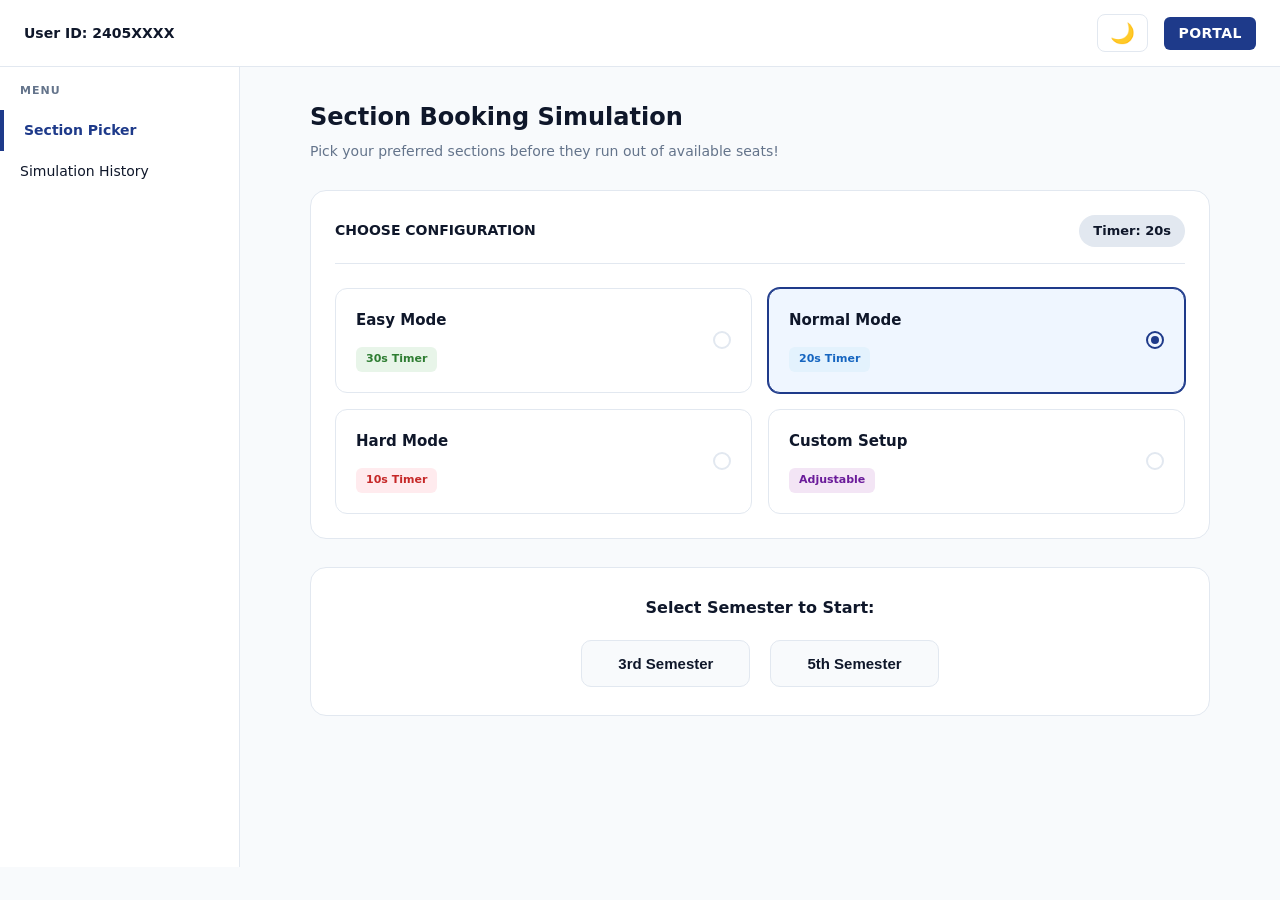
<file: index.html>
<!DOCTYPE html>
<html lang="en">
<head>
    <meta charset="UTF-8">
    <meta name="viewport" content="width=device-width, initial-scale=1.0">
    <title>Portal Practice - Seat Selection</title>
    <link rel="stylesheet" href="style.css">
    <style>
        /* Modern Minimal Loading styles to complement style.css structural layouts */
        .loader-wrapper { display: flex; flex-direction: column; align-items: center; justify-content: center; padding: 40px 20px; background: var(--bg-surface); border: 1px solid var(--border-color); border-radius: 16px; margin-top: 20px; min-height: 280px; text-align: center; }
        .circle-container { position: relative; width: 120px; height: 120px; display: flex; align-items: center; justify-content: center; margin-bottom: 24px; }
        .circle-svg { transform: rotate(-90deg); width: 120px; height: 120px; }
        .circle-bg { fill: none; stroke: var(--border-color); stroke-width: 8; }
        .circle-progress { fill: none; stroke: var(--primary); stroke-width: 8; stroke-linecap: round; transition: stroke-dashoffset 0.05s linear, stroke 0.3s ease; }
        .countdown-text { position: absolute; font-size: 28px; font-weight: 800; color: var(--text-main); font-variant-numeric: tabular-nums; }
        .loader-title { font-size: 18px; font-weight: 700; color: var(--text-main); margin-bottom: 6px; }
        
        /* Ultra-Reliable Always-Visible Modal Layout Fixes */
        .modal-body {
            max-height: 400px;
            overflow-y: scroll !important;
            padding-right: 14px;
        }

        /* Standard Webkit Track Customizations */
        .modal-body::-webkit-scrollbar {
            width: 10px !important;
            display: block !important;
        }
        .modal-body::-webkit-scrollbar-track {
            background: var(--bg-main, #f1f1f1) !important;
            border-radius: 8px;
            border: 1px solid var(--border-color, #e0e0e0);
        }
        .modal-body::-webkit-scrollbar-thumb {
            background: var(--primary, #2167E1) !important;
            border-radius: 8px;
            border: 2px solid var(--bg-main, #f1f1f1);
        }
        .modal-body::-webkit-scrollbar-thumb:hover {
            background: var(--primary-hover, #1a52b8) !important;
        }

        /* Firefox Support Configuration Rules */
        @supports (-moz-appearance: none) {
            .modal-body {
                scrollbar-width: thin !important;
                scrollbar-color: var(--primary, #2167E1) var(--bg-main, #f1f1f1) !important;
            }
        }
    </style>
</head>
<body>

<div id="app">Loading Dashboard...</div>

<script>
(function() {
    'use strict';

    const SECTIONS = Array.from({ length: 54 }, (_, i) => {
        let type = "Normal";
        let speed = 1.0;
        
        if (i === 4 || i === 12) {
            type = "Popular";
            speed = 25.0; 
        } else {
            const chance = Math.random();
            if (chance > 0.85) {
                type = "Popular";
                speed = 10.0; 
            } else if (chance > 0.40) {
                type = "Normal";
                speed = 2.0; 
            } else {
                type = "Unpopular";
                speed = 0.3;
            }
        }

        return {
            name: `Section ${String(i + 1).padStart(2, "0")}`,
            totalSeats: 78,
            category: type,
            drainSpeed: speed
        };
    });

    let state = {
        userID: "2405XXXX",
        mode: "Normal",
        timerSetting: 20,
        isOpen: false,
        startTime: null,
        seats: {},
        chosenSection: null,
        history: [],
        semester: null,
        theme: 'light'
    };

    let updates = [];

    function updateState(newData) {
        state = { ...state, ...newData };
        document.documentElement.setAttribute('data-theme', state.theme);
        updates.forEach(fn => fn(state));
        saveData();
    }

    function saveData() {
        try {
            localStorage.setItem('portal_sim_data', JSON.stringify({
                history: state.history,
                mode: state.mode,
                timerSetting: state.timerSetting,
                theme: state.theme 
            }));
        } catch(e) {}
    }

    function getTimerDuration() {
        if (state.mode === "Easy") return 30;
        if (state.mode === "Normal") return 20;
        if (state.mode === "Hard") return 10;
        return Math.max(3, Math.min(60, state.timerSetting || 20));
    }

    function calculateGrade(timeSpent, category, timedOut = false) {
        if (timedOut || !category) return "F";
        
        const seconds = timeSpent / 1000;

        if (category === "Popular") {
            if (seconds <= 1.5) return "A+";
            if (seconds <= 2.8) return "A";
            if (seconds <= 5.0) return "B";
            return "C";
        }
        
        if (category === "Normal") {
            if (seconds <= 2.0) return "B";
            if (seconds <= 4.5) return "C";
            return "D";
        }
        
        if (category === "Unpopular") {
            if (seconds <= 2.0) return "C";
            return "D";
        }

        return "F";
    }

    window.toggleTheme = function() {
        updateState({ theme: state.theme === 'light' ? 'dark' : 'light' });
    };

    window.changeMode = function(newMode) {
        updateState({ mode: newMode });
    };

    window.changeCustomTimer = function(seconds) {
        updateState({ timerSetting: seconds });
    };

    window.startLoading = function(sem) {
        updateState({ semester: sem });
        setTimeout(() => startQueue(), 100);
    };
    
    let loopId = null;
    let selectedName = null;
    let lastTick = 0;
    
    function startQueue() {
        if (loopId) cancelAnimationFrame(loopId);
        selectedName = null;
        
        const freshSeats = {};
        SECTIONS.forEach(s => { freshSeats[s.name] = s.totalSeats; });
        
        updateState({ 
            seats: freshSeats, 
            isOpen: true, 
            startTime: performance.now(),
            chosenSection: null
        });
        
        const totalLoadingMs = 5000;
        const startTimeStamp = performance.now();
        const radius = 52;
        const circumference = 2 * Math.PI * radius;

        function loadingCountdownLoop(now) {
            const passed = now - startTimeStamp;
            const remainingMs = Math.max(0, totalLoadingMs - passed);
            const progressRatio = Math.min(1, passed / totalLoadingMs);
            
            const countLabel = document.getElementById('loadCount');
            const progressCircle = document.getElementById('circleFill');
            
            if (countLabel) {
                countLabel.textContent = (remainingMs / 1000).toFixed(1) + 's';
            }
            
            if (progressCircle) {
                const offset = circumference - (progressRatio * circumference);
                progressCircle.style.strokeDashoffset = offset;
                
                if (progressRatio > 0.75) {
                    progressCircle.style.stroke = "var(--danger, #ef4444)";
                } else if (progressRatio > 0.40) {
                    progressCircle.style.stroke = "#f97316"; 
                } else {
                    progressCircle.style.stroke = "var(--primary, #2167E1)";
                }
            }
            
            if (passed < totalLoadingMs) {
                loopId = requestAnimationFrame(loadingCountdownLoop);
            } else {
                state.startTime = performance.now();
                lastTick = performance.now();
                showSelectionPopup();
                loopId = requestAnimationFrame(liveSeatCountdownLoop);
            }
        }
        
        const targetCircle = document.getElementById('circleFill');
        if (targetCircle) {
            targetCircle.style.strokeDasharray = circumference;
            targetCircle.style.strokeDashoffset = circumference;
        }
        
        loopId = requestAnimationFrame(loadingCountdownLoop);
    }
    
    function liveSeatCountdownLoop(now) {
        if (state.chosenSection) return;
        
        const totalAllowedTime = getTimerDuration() * 1000;
        const elapsed = now - state.startTime;
        
        if (elapsed >= totalAllowedTime) {
            assignRandomLeftover();
            return;
        }
        
        if (now - lastTick >= 1000) {
            lastTick = now;
            
            const speedMultiplier = state.mode === 'Hard' ? 4.0 : state.mode === 'Normal' ? 2.0 : 1.0;
            const updatedSeats = { ...state.seats };
            
            SECTIONS.forEach(s => {
                const currentLeft = updatedSeats[s.name] ?? 78;
                if (currentLeft > 0) {
                    const drop = Math.floor((s.drainSpeed * speedMultiplier) + (Math.random() * 3));
                    updatedSeats[s.name] = Math.max(0, currentLeft - drop);
                    
                    if (updatedSeats[s.name] === 0 && selectedName === s.name) {
                        selectedName = null;
                    }
                }
            });
            
            state.seats = updatedSeats;
        }
        
        updatePopupMetrics(elapsed, totalAllowedTime);
        loopId = requestAnimationFrame(liveSeatCountdownLoop);
    }

    function assignRandomLeftover() {
        if (loopId) cancelAnimationFrame(loopId);
        
        const remaining = SECTIONS.filter(s => (state.seats[s.name] ?? 0) > 0);
        
        if (remaining.length > 0) {
            const randomPick = remaining[Math.floor(Math.random() * remaining.length)];
            saveAttempt(randomPick.name, false); 
        } else {
            saveAttempt(null, true);
        }
    }
    
    function updatePopupMetrics(elapsed, limit) {
        const popup = document.querySelector('#selModal .modal-body');
        if (!popup) return;
        
        const secondsLeft = Math.max(0, (limit - elapsed) / 1000);
        const timerDisplay = document.getElementById('modalTimer');
        if (timerDisplay) timerDisplay.textContent = secondsLeft.toFixed(1) + 's';
        
        SECTIONS.forEach(s => {
            const seatCount = state.seats[s.name] ?? 78;
            const targetRow = document.getElementById(`sec-item-${s.name.replace(' ', '-')}`);
            if (targetRow) {
                const badge = targetRow.querySelector('.seats-count');
                
                if (seatCount <= 0) {
                    targetRow.classList.add('disabled');
                    if (targetRow.classList.contains('selected')) {
                        targetRow.classList.remove('selected');
                        const radio = targetRow.querySelector('input[type="radio"]');
                        if (radio) radio.checked = false;
                    }
                    if (badge) {
                        badge.textContent = `Full`;
                        badge.className = "seats-count seats-zero";
                    }
                } else {
                    if (badge) {
                        badge.textContent = `${seatCount} seats left`;
                        badge.className = seatCount < 20 ? "seats-count seats-low" : "seats-count";
                    }
                }
            }
        });
        
        const submitBtn = document.getElementById('submitBtn');
        if (submitBtn) {
            submitBtn.disabled = !selectedName || (state.seats[selectedName] ?? 0) <= 0;
        }
    }
    
    window.highlightRow = function(name) {
        if ((state.seats[name] ?? 0) <= 0) return;
        
        selectedName = name;
        
        document.querySelectorAll('.section-item').forEach(el => {
            el.classList.remove('selected');
            const input = el.querySelector('input[type="radio"]');
            if (input) input.checked = false;
        });
        
        const row = document.getElementById(`sec-item-${name.replace(' ', '-')}`);
        if (row) {
            row.classList.add('selected');
            const input = row.querySelector('input[type="radio"]');
            if (input) input.checked = true;
        }
        
        const submitBtn = document.getElementById('submitBtn');
        if (submitBtn) submitBtn.disabled = false;
    };
    
    window.submitSelection = function() {
        if (!selectedName || (state.seats[selectedName] ?? 0) <= 0) return;
        if (loopId) cancelAnimationFrame(loopId);
        saveAttempt(selectedName, false);
    };
    
    function saveAttempt(finalSection, timedOut = false) {
        const finishTime = performance.now();
        const timeTaken = state.startTime ? finishTime - state.startTime : 0;
        const finalSeatsLeft = finalSection ? (state.seats[finalSection] || 0) : 0;
        
        const sectionObj = SECTIONS.find(s => s.name === finalSection);
        const finalCategory = sectionObj ? sectionObj.category : "Unpopular";
        
        const log = {
            id: Math.random().toString(36).slice(2),
            number: state.history.length + 1,
            section: finalSection,
            category: finalCategory,
            time: timedOut ? 0 : timeTaken,
            seatsLeft: finalSeatsLeft,
            grade: calculateGrade(timeTaken, finalCategory, timedOut),
            difficulty: state.mode,
            timeSaved: Date.now()
        };
        
        state.history = [...state.history, log];
        saveData();
        
        const modal = document.getElementById('selModal');
        if (modal) modal.remove();
        
        window.location.href = 'result.html';
    }
    
    window.closePopup = function() {
        if (loopId) cancelAnimationFrame(loopId);
        assignRandomLeftover();
    };
    
    function showSelectionPopup() {
        const duration = getTimerDuration();
        
        const listHtml = SECTIONS.map(s => {
            const seatCount = state.seats[s.name] ?? 78;
            const elementId = `sec-item-${s.name.replace(' ', '-')}`;
            
            let tagColor = "tag-low";
            if (s.category === "Popular") tagColor = "tag-best";
            if (s.category === "Unpopular") tagColor = "tag-bad";

            const isDisabled = seatCount <= 0 ? 'disabled' : '';

            return `
                <div class="section-item ${isDisabled}" id="${elementId}" onclick="window.highlightRow('${s.name}')">
                    <input type="radio" name="section" value="${s.name}" ${isDisabled ? 'disabled' : ''} onclick="event.stopPropagation(); window.highlightRow('${s.name}')">
                    <div class="section-meta">
                        <span class="section-code">${s.name}</span>
                        <span class="desirability-tag ${tagColor}">${s.category}</span>
                    </div>
                    <div class="seats-container">
                        <span class="seats-count ${seatCount <= 0 ? 'seats-zero' : (seatCount < 20 ? 'seats-low' : '')}">${seatCount} seats left</span>
                    </div>
                </div>
            `;
        }).join('');

        const popupTemplate = `
            <div class="modal-overlay" id="selModal">
                <div class="modal">
                    <div class="modal-header">
                        <span>Select Class Section</span>
                        <span class="timer-badge" id="modalTimer">${duration}.0s</span>
                    </div>
                    <div class="modal-body">
                        ${listHtml}
                        
                        <div class="bad-ui-footer-container">
                            <div class="btn-action-group">
                                <button class="btn-submit" id="submitBtn" onclick="submitSelection()" disabled>Submit Selection</button>
                                <button class="btn-close" onclick="closePopup()">Cancel</button>
                            </div>
                            <div class="warning">⚠️ Choices cannot be changed later. Scroll carefully.</div>
                        </div>
                    </div>
                </div>
            </div>
        `;
        
        document.body.insertAdjacentHTML('beforeend', popupTemplate);
    }
    
    function drawDashboard() {
        const activeTimer = getTimerDuration();
        if (state.isOpen === true) return;
        
        const optionsCards = ['Easy', 'Normal', 'Hard', 'Custom'].map(level => {
            const isSelected = state.mode === level;
            const details = {
                Easy: { label: "Easy Mode", badge: "badge-easy", timerText: "30s Timer" },
                Normal: { label: "Normal Mode", badge: "badge-normal", timerText: "20s Timer" },
                Hard: { label: "Hard Mode", badge: "badge-hard", timerText: "10s Timer" },
                Custom: { label: "Custom Setup", badge: "badge-custom", timerText: "Adjustable" }
            }[level];
            
            return `
                <div class="difficulty-card ${isSelected ? 'selected' : ''}" onclick="changeMode('${level}');">
                    <div class="difficulty-info">
                        <div class="difficulty-title" style="margin-bottom: 8px;">${details.label}</div>
                        <span class="badge ${details.badge}">${details.timerText}</span>
                    </div>
                    <div class="difficulty-radio-ui"></div>
                </div>
            `;
        }).join('');
        
        const customSlider = state.mode === "Custom" ? `
            <div class="custom-box">
                <div class="custom-row">
                    <span>Set Timer:</span>
                    <span class="custom-value">${state.timerSetting}s</span>
                </div>
                <input type="range" min="3" max="60" value="${state.timerSetting}" oninput="changeCustomTimer(parseInt(this.value));">
            </div>
        ` : '';
        
        let subView = '';
        
        if (!state.semester) {
            subView = `
                <div class="card">
                    <div class="card-header">
                        <div class="card-title">Choose Configuration</div>
                        <div class="window-badge">Timer: ${activeTimer}s</div>
                    </div>
                    <div class="grid-2">${optionsCards}</div>
                    ${customSlider}
                </div>
                
                <div class="semester-box">
                    <div style="font-weight:700; font-size:16px; margin-bottom:12px;">Select Semester to Start:</div>
                    <div class="semester-buttons">
                        <button class="btn-semester" onclick="startLoading('3rd')">3rd Semester</button>
                        <button class="btn-semester" onclick="startLoading('5th')">5th Semester</button>
                    </div>
                </div>
            `;
        } else {
            const radius = 52;
            const circumference = 2 * Math.PI * radius;
            
            subView = `
                <div class="loader-wrapper">
                    <div class="circle-container">
                        <svg class="circle-svg">
                            <circle class="circle-bg" cx="60" cy="60" r="${radius}"></circle>
                            <circle class="circle-progress" id="circleFill" cx="60" cy="60" r="${radius}" 
                                style="stroke-dasharray: ${circumference}; stroke-dashoffset: ${circumference};">
                            </circle>
                        </svg>
                        <div class="countdown-text" id="loadCount">5.0s</div>
                    </div>
                    <div class="loader-title">Get Ready...</div>
                </div>
            `;
        }
        
        document.getElementById('app').innerHTML = `
            <div class="header">
                <div class="welcome-text">User ID: <strong>${state.userID}</strong></div>
                <div class="right-header">
                    <button class="theme-toggle-btn" style="font-size: 20px; padding: 6px 12px;" onclick="toggleTheme()">
                        ${state.theme === 'light' ? '🌙' : '☀️'}
                    </button>
                    <span class="logo">PORTAL</span>
                </div>
            </div>
            <div class="main-layout">
                <div class="sidebar">
                    <div class="sidebar-nav-title">Menu</div>
                    <div class="sidebar-nav">
                        <ul>
                            <li><a href="#" class="active" onclick="updateState({semester:null}); event.preventDefault();">Section Picker</a></li>
                            <li><a href="result.html">Simulation History</a></li>
                        </ul>
                    </div>
                </div>
                <div class="content">
                    <div class="container">
                        <div class="page-title">Section Booking Simulation</div>
                        <div class="page-subtitle">Pick your preferred sections before they run out of available seats!</div>
                        ${subView}
                    </div>
                </div>
            </div>
        `;
    }

    try {
        const cache = localStorage.getItem('portal_sim_data');
        if (cache) {
            const saved = JSON.parse(cache);
            if (saved.history) state.history = saved.history;
            if (saved.mode) state.mode = saved.mode;
            if (saved.timerSetting) state.timerSetting = saved.timerSetting;
            if (saved.theme) state.theme = saved.theme; 
        }
    } catch(e) {}

    updates.push(drawDashboard);
    document.documentElement.setAttribute('data-theme', state.theme);
    drawDashboard();
})();
</script>
</body>
</html>
</file>
<file: style.css>
:root {
    --bg-main: #f8fafc;
    --bg-surface: #ffffff;
    --text-main: #0f172a;
    --text-muted: #64748b;
    --border-color: #e2e8f0;
    --primary: #1e3a8a;
    --primary-light: #eff6ff;
    --primary-hover: #172554;
    --accent: #10b981;
    --danger: #ef4444;
    --card-selected-bg: #eff6ff;
    --queue-panel: #f1f5f9;
}

[data-theme="dark"] {
    --bg-main: #09090b;
    --bg-surface: #18181b;
    --text-main: #f4f4f5;
    --text-muted: #a1a1aa;
    --border-color: #27272a;
    --primary: #3b82f6;
    --primary-light: #1d4ed81a;
    --primary-hover: #60a5fa;
    --accent: #22c55e;
    --danger: #ef4444;
    --card-selected-bg: #27272a;
    --queue-panel: #27272a;
}

* { margin: 0; padding: 0; box-sizing: border-box; }
body { font-family: system-ui, -apple-system, BlinkMacSystemFont, 'Segoe UI', Roboto, sans-serif; background: var(--bg-main); color: var(--text-main); font-size: 14px; line-height: 1.5; transition: background 0.2s, color 0.2s; }

/* Navbar Components */
.header { background: var(--bg-surface); border-bottom: 1px solid var(--border-color); display: flex; justify-content: space-between; align-items: center; padding: 14px 24px; }
.welcome-text { font-weight: 600; font-size: 14px; color: var(--text-main); }
.right-header { display: flex; align-items: center; gap: 16px; }
.logo { background: var(--primary); color: white; padding: 6px 14px; border-radius: 6px; font-weight: 800; letter-spacing: 0.5px; }

.theme-toggle-btn { background: none; border: 1px solid var(--border-color); color: var(--text-main); padding: 6px 12px; border-radius: 8px; cursor: pointer; font-size: 13px; font-weight: 500; display: flex; align-items: center; gap: 6px; }
.theme-toggle-btn:hover { background: var(--border-color); }

nav { background: var(--bg-surface); display: flex; border-bottom: 1px solid var(--border-color); flex-wrap: wrap; }
.nav-link { padding: 14px 20px; text-decoration: none; color: var(--text-muted); font-weight: 500; transition: all 0.2s; }
.nav-link:hover { color: var(--text-main); }
.nav-link.active { color: var(--primary); font-weight: 600; border-bottom: 2px solid var(--primary); }

/* System Layout Structural Flow */
.main-layout { display: flex; min-height: calc(100vh - 100px); }
.sidebar { width: 240px; background: var(--bg-surface); border-right: 1px solid var(--border-color); padding: 16px 0; }
.sidebar-nav-title { padding: 0 20px 10px 20px; font-size: 11px; font-weight: 700; text-transform: uppercase; color: var(--text-muted); letter-spacing: 1px; }
.sidebar-nav ul { list-style: none; }
.sidebar-nav a { display: block; padding: 10px 20px; text-decoration: none; color: var(--text-main); font-weight: 500; }
.sidebar-nav a:hover { background: var(--border-color); }
.sidebar-nav a.active { color: var(--primary); font-weight: 600; border-left: 4px solid var(--primary); }

.content { flex: 1; padding: 32px; overflow-y: auto; }
.container { max-width: 900px; margin: 0 auto; }
.page-title { font-size: 24px; font-weight: 700; color: var(--text-main); margin-bottom: 6px; }
.page-subtitle { font-size: 14px; color: var(--text-muted); margin-bottom: 28px; }

.card { background: var(--bg-surface); border-radius: 16px; padding: 24px; border: 1px solid var(--border-color); margin-bottom: 28px; }
.card-header { display: flex; justify-content: space-between; align-items: center; flex-wrap: wrap; gap: 16px; margin-bottom: 24px; border-bottom: 1px solid var(--border-color); padding-bottom: 16px; }
.card-title { font-size: 14px; font-weight: 700; color: var(--text-main); text-transform: uppercase; }
.window-badge { background: var(--border-color); padding: 6px 14px; border-radius: 99px; font-size: 13px; font-weight: 600; color: var(--text-main); }

/* Dynamic Tier Selector Matrix Grid */
.grid-2 { display: grid; grid-template-columns: repeat(2, 1fr); gap: 16px; }
.difficulty-card { position: relative; border: 1px solid var(--border-color); border-radius: 12px; padding: 20px; cursor: pointer; background: var(--bg-surface); transition: all 0.2s cubic-bezier(0.4, 0, 0.2, 1); display: flex; align-items: center; justify-content: space-between; }
.difficulty-card:hover { border-color: var(--primary); transform: translateY(-1px); box-shadow: 0 4px 12px rgba(0,0,0,0.03); }
.difficulty-card.selected { border-color: var(--primary); background: var(--primary-light); box-shadow: 0 0 0 1px var(--primary); }

.difficulty-info { display: flex; flex-direction: column; gap: 4px; }
.difficulty-title { font-size: 15px; font-weight: 700; color: var(--text-main); }
.difficulty-desc { font-size: 12px; color: var(--text-muted); }

.difficulty-radio-ui { width: 18px; height: 18px; border-radius: 50%; border: 2px solid var(--border-color); display: flex; align-items: center; justify-content: center; transition: all 0.2s; }
.difficulty-card.selected .difficulty-radio-ui { border-color: var(--primary); }
.difficulty-radio-ui::after { content: ''; width: 8px; height: 8px; background: var(--primary); border-radius: 50%; transform: scale(0); transition: transform 0.2s; }
.difficulty-card.selected .difficulty-radio-ui::after { transform: scale(1); }

.badge { font-size: 11px; font-weight: 600; padding: 4px 10px; border-radius: 6px; display: inline-block; margin-top: 4px; width: fit-content; }
.badge-easy { background: #e8f5e9; color: #2e7d32; }
.badge-normal { background: #e3f2fd; color: #1565c0; }
.badge-hard { background: #ffebee; color: #c62828; }
.badge-custom { background: #f3e5f5; color: #6a1b9a; }

.custom-box { margin-top: 20px; padding: 20px; background: var(--bg-main); border-radius: 12px; border: 1px solid var(--border-color); }
.custom-row { display: flex; justify-content: space-between; margin-bottom: 12px; font-weight: 600; }
.custom-value { background: var(--primary); padding: 2px 14px; border-radius: 99px; font-weight: 700; color: white; }
input[type=range] { width: 100%; accent-color: var(--primary); height: 6px; border-radius: 99px; cursor: pointer; }

.semester-box { background: var(--bg-surface); border: 1px solid var(--border-color); border-radius: 16px; padding: 28px; text-align: center; margin-bottom: 28px; }
.semester-buttons { display: flex; gap: 20px; justify-content: center; margin-top: 20px; flex-wrap: wrap; }
.btn-semester { padding: 14px 36px; background: var(--bg-main); border: 1px solid var(--border-color); border-radius: 10px; font-weight: 700; cursor: pointer; font-size: 15px; color: var(--text-main); transition: all 0.2s; }
.btn-semester:hover { background: var(--primary); color: white; border-color: var(--primary); }

/* Routing Matrix Allocation Status Hub Components */
.queue-box { background: var(--bg-surface); border: 1px solid var(--border-color); border-radius: 16px; padding: 32px; margin-bottom: 28px; box-shadow: 0 4px 6px -1px rgba(0,0,0,0.05); }
.queue-title { font-size: 18px; font-weight: 700; text-align: center; margin-bottom: 4px; color: var(--text-main); }
.queue-subtitle { font-size: 13px; text-align: center; color: var(--text-muted); margin-bottom: 24px; }
.queue-stats-grid { display: grid; grid-template-columns: repeat(2, 1fr); gap: 16px; margin-bottom: 24px; text-align: center; }
.queue-stat-card { background: var(--queue-panel); padding: 16px; border-radius: 12px; border: 1px solid var(--border-color); }
.queue-stat-label { font-size: 11px; text-transform: uppercase; font-weight: 700; color: var(--text-muted); margin-bottom: 4px; letter-spacing: 0.5px; }
.queue-stat-value { font-size: 22px; font-weight: 800; color: var(--primary); font-family: monospace; }
.queue-progress { width: 100%; height: 8px; background: var(--border-color); border-radius: 99px; overflow: hidden; margin-bottom: 24px; }
.queue-progress-fill { height: 100%; background: linear-gradient(90deg, var(--primary) 0%, var(--accent) 100%); width: 0%; }

.router-grid { display: grid; grid-template-columns: repeat(2, 1fr); gap: 12px; background: var(--bg-main); padding: 16px; border-radius: 12px; border: 1px solid var(--border-color); }
.router-node { display: flex; align-items: center; justify-content: space-between; padding: 10px 14px; background: var(--bg-surface); border: 1px solid var(--border-color); border-radius: 8px; }
.node-meta { display: flex; align-items: center; gap: 10px; font-weight: 600; font-size: 13px; }
.node-dot { width: 8px; height: 8px; border-radius: 50%; background: #64748b; }
.node-dot.active { background: var(--accent); animation: pulse-dot 1.5s infinite; }
.node-dot.loading { background: #eab308; animation: pulse-dot 1s infinite; }
.node-status-text { font-size: 12px; font-weight: 700; color: var(--text-muted); }
.node-status-text.active { color: var(--accent); }

@keyframes pulse-dot {
    0% { opacity: 0.4; }
    50% { opacity: 1; }
    100% { opacity: 0.4; }
}

/* Modal Window Layout Flow */
.modal-overlay { position: fixed; inset: 0; background: rgba(0, 0, 0, 0.4); backdrop-filter: blur(4px); display: flex; align-items: center; justify-content: center; z-index: 1000; padding: 16px; }
.modal { background: var(--bg-surface); width: 620px; max-width: 100%; border-radius: 16px; border: 1px solid var(--border-color); display: flex; flex-direction: column; max-height: 90vh; box-shadow: 0 20px 25px -5px rgba(0,0,0,0.1); }
.modal-header { background: var(--bg-main); padding: 18px 24px; display: flex; justify-content: space-between; align-items: center; color: var(--text-main); font-weight: 700; font-size: 16px; border-bottom: 1px solid var(--border-color); position: sticky; top: 0; z-index: 10; }
.modal-body { padding: 20px 24px; overflow-y: auto; background: var(--bg-main); flex: 1; }

.bad-ui-footer-container { margin-top: 24px; padding-top: 20px; border-top: 1px solid var(--border-color); text-align: center; display: flex; flex-direction: column; align-items: center; gap: 12px; width: 100%; }

.section-item { display: flex; align-items: center; padding: 14px 18px; margin-bottom: 12px; cursor: pointer; border-radius: 10px; background: var(--bg-surface); border: 1px solid var(--border-color); transition: all 0.2s; }
.section-item:hover:not(.disabled) { border-color: var(--primary); }
.section-item.selected { background: var(--card-selected-bg); border-color: var(--primary); border-width: 2px; }
.section-item.disabled { background: var(--queue-panel); border-color: var(--border-color); opacity: 0.6; cursor: not-allowed; }
.section-item input { margin-right: 16px; transform: scale(1.25); accent-color: var(--primary); }
.section-item.disabled input { opacity: 0.3; pointer-events: none; }

.section-meta { flex: 1; display: flex; align-items: center; gap: 8px; }
.section-code { font-weight: 700; font-size: 15px; color: var(--primary); }
.section-item.disabled .section-code { color: var(--text-muted); }

.desirability-tag { display: inline-block; font-size: 10px; font-weight: 700; padding: 2px 8px; border-radius: 4px; text-transform: uppercase; border: 1px solid transparent; }

.tag-best { background: #ecfeff; color: #0891b2; border-color: #c5f6fa; }
.tag-high { background: #f0fdf4; color: #16a34a; border-color: #bbf7d0; }
.tag-mid { background: #f0fdf4; color: #16a34a; border-color: #bbf7d0; }
.tag-low { background: #fffbeb; color: #d97706; border-color: #fef3c7; }
.tag-bad { background: #fff5f5; color: #e11d48; border-color: #ffe4e6; }

.seats-container { display: flex; flex-direction: column; align-items: flex-end; gap: 4px; min-width: 120px; }
.seats-count { font-size: 12px; font-weight: 700; background: var(--bg-main); color: var(--text-muted); padding: 4px 12px; border-radius: 99px; }
.seats-low { background: #fee2e2; color: var(--danger); animation: pulse-border 1.5s infinite ease-in-out; }
.seats-zero { background: var(--border-color); color: var(--text-muted); animation: none; }

@keyframes pulse-border {
    0% { opacity: 1; }
    50% { opacity: 0.6; }
    100% { opacity: 1; }
}

.btn-action-group { display: flex; justify-content: center; width: 100%; gap: 12px; }
.btn-submit { background: var(--accent); color: white; border: none; padding: 12px 36px; border-radius: 10px; cursor: pointer; font-weight: 700; font-size: 15px; }
.btn-submit:disabled { background: var(--border-color); color: var(--text-muted); cursor: not-allowed; }
.btn-close { background: var(--bg-main); color: var(--text-main); border: 1px solid var(--border-color); padding: 12px 28px; border-radius: 10px; cursor: pointer; font-weight: 600; }

.warning { font-size: 12px; color: var(--danger); font-weight: 600; }
.timer-badge { background: var(--danger); color: white; padding: 4px 14px; border-radius: 8px; font-family: monospace; font-size: 18px; font-weight: 700; }
</file>
